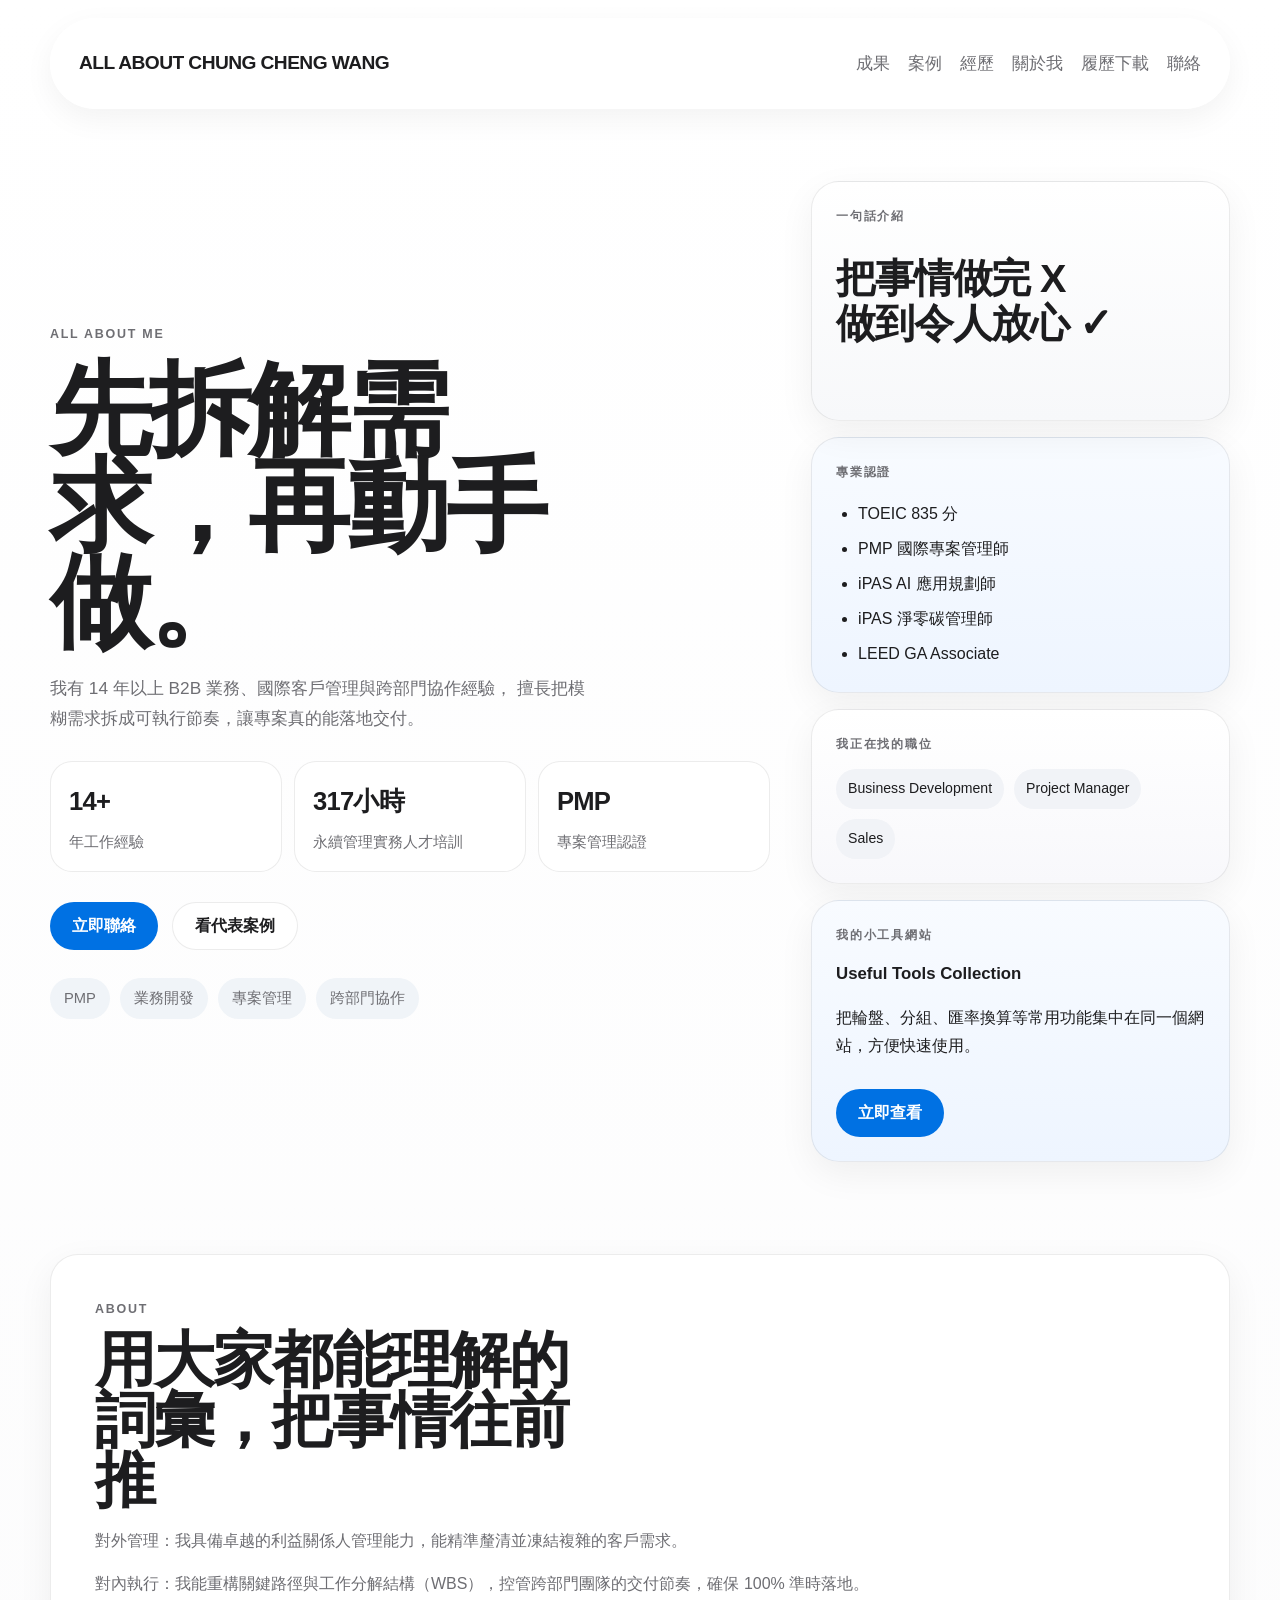
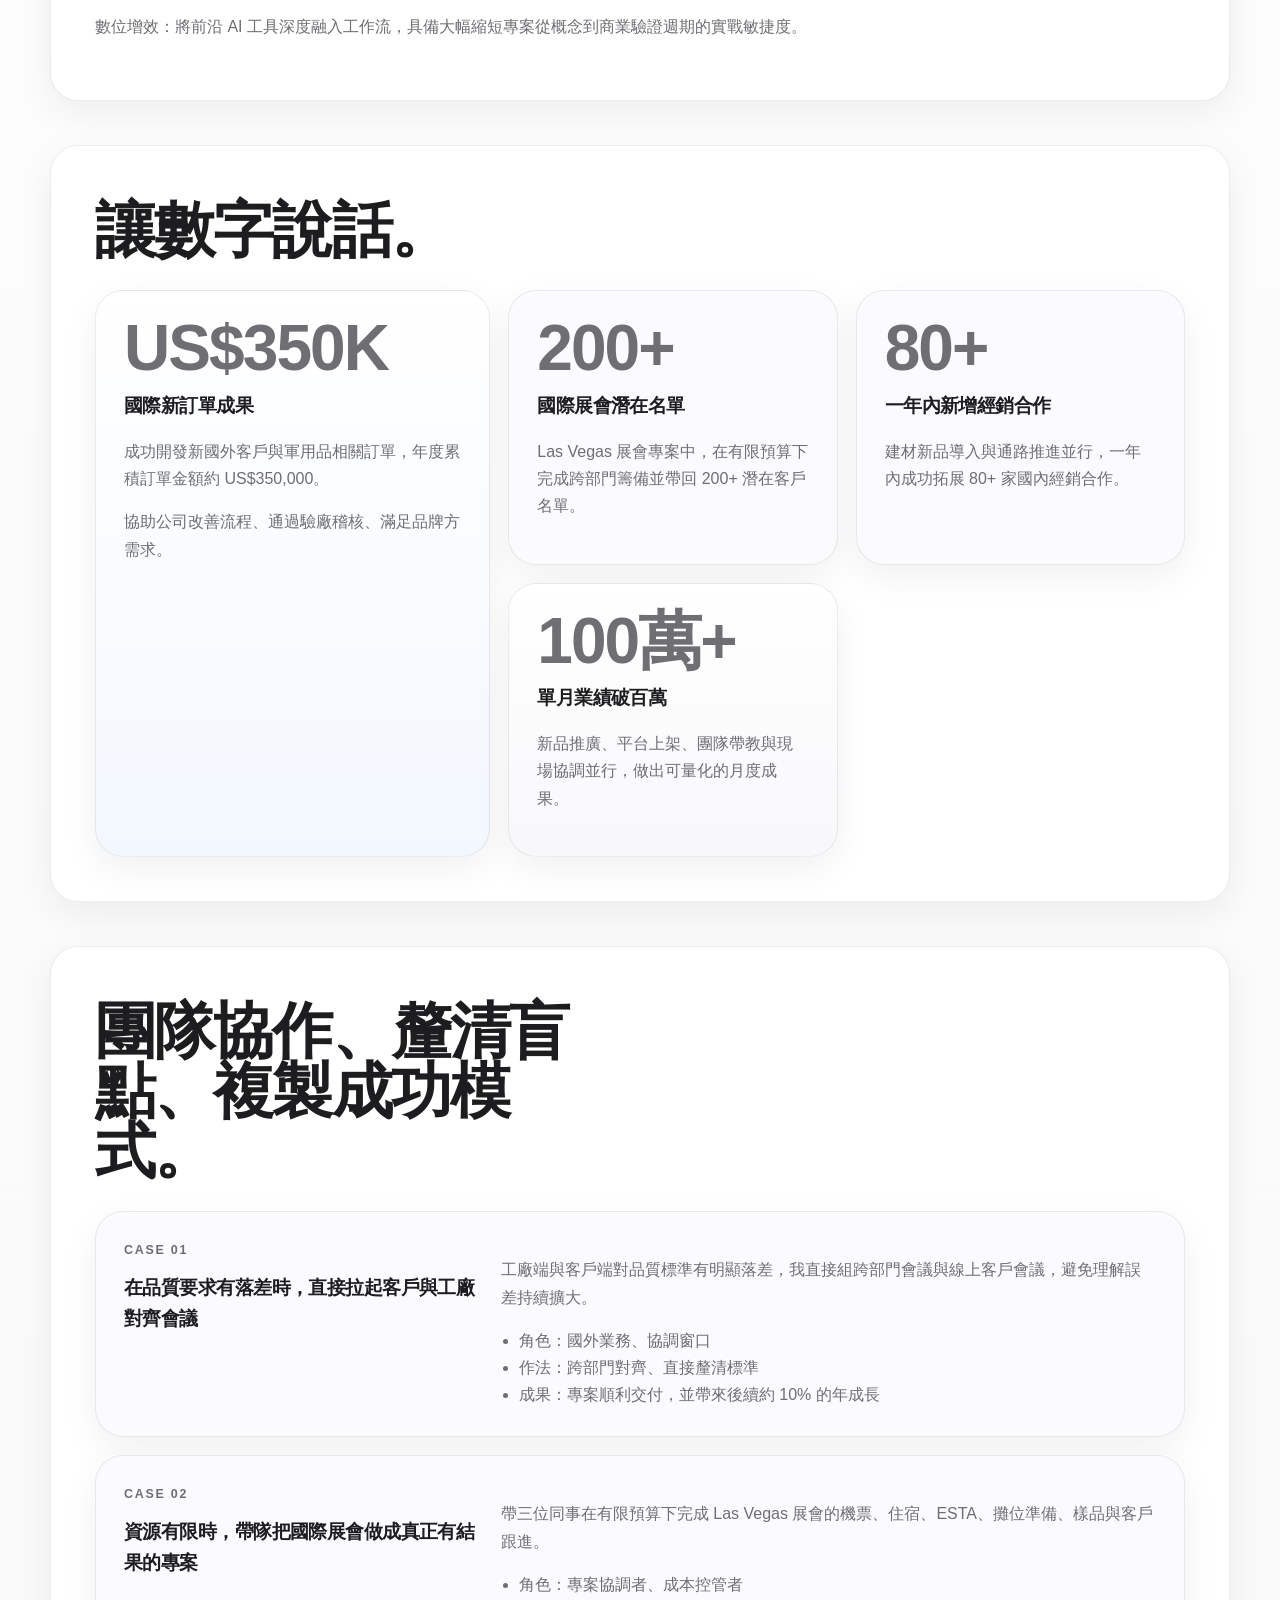
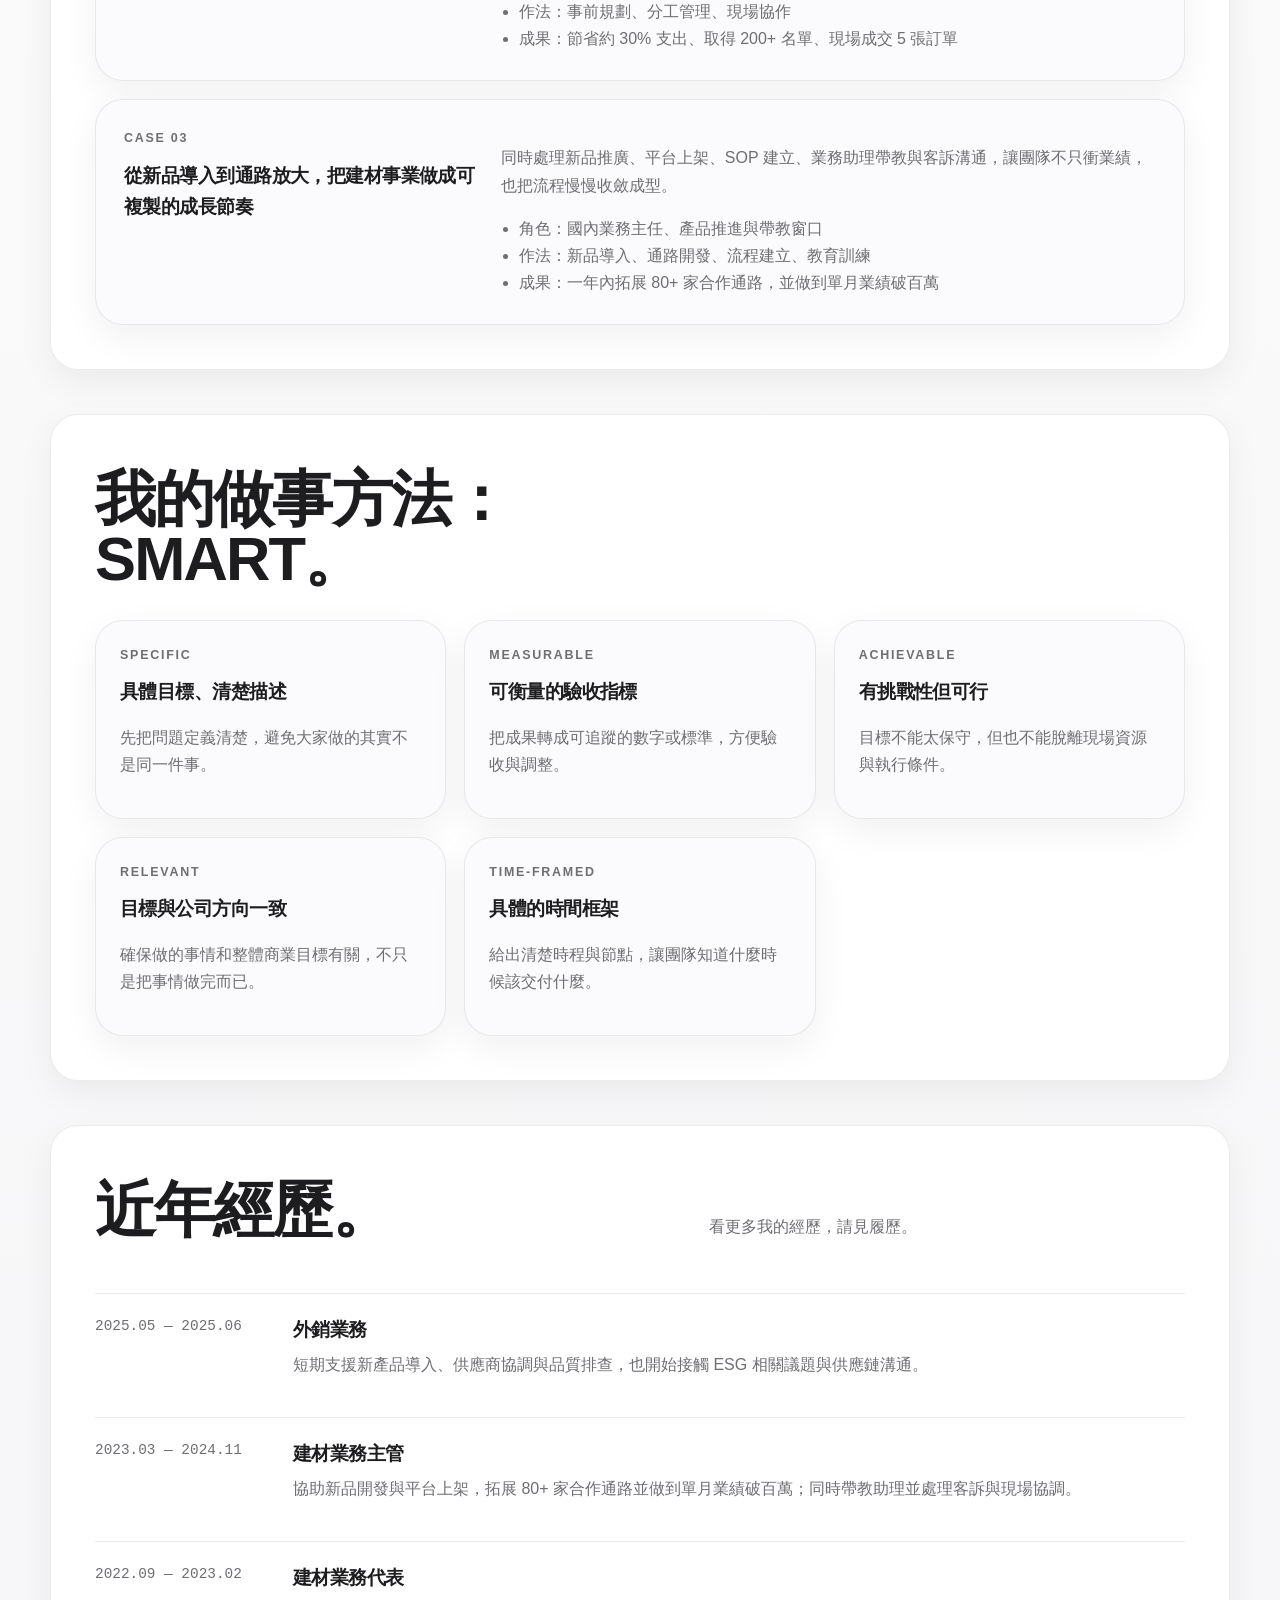
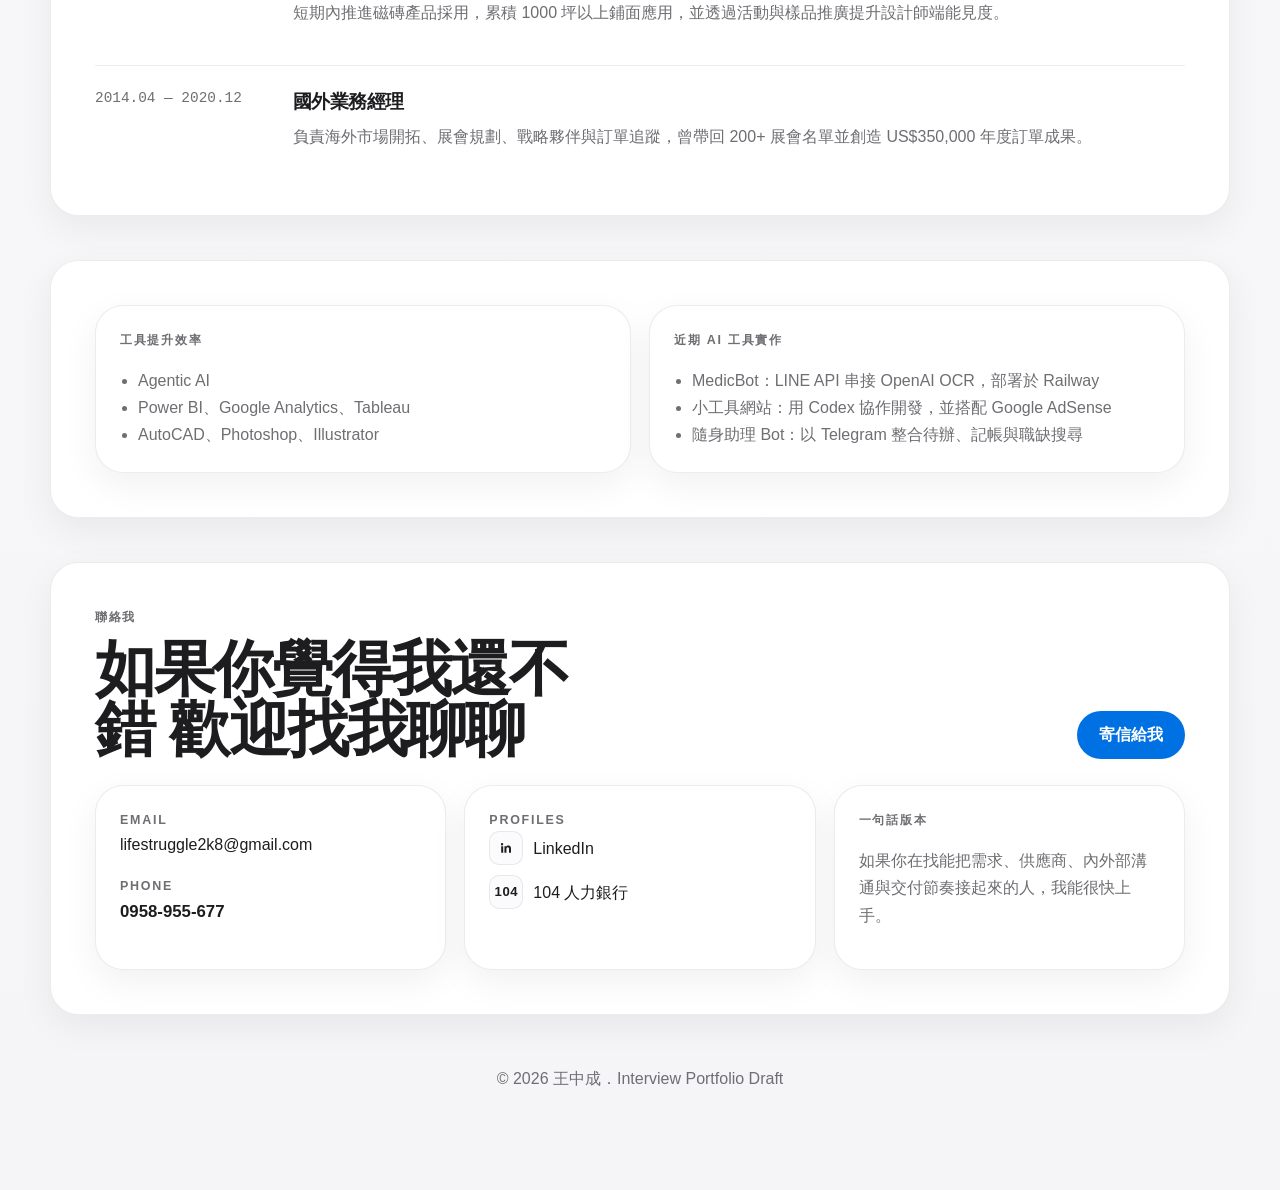
<file: index.html>
<!DOCTYPE html>
<html lang="zh-Hant">
  <head>
    <meta charset="UTF-8" />
    <meta name="viewport" content="width=device-width, initial-scale=1.0" />
    <title>王中成｜業務開發・專案管理・跨部門落地</title>
    <meta
      name="description"
      content="面試用個人網站。聚焦業務開發、專案推進、跨部門協作與量化成果，讓用人主管快速看懂你的價值。"
    />
    <meta property="og:type" content="website" />
    <meta property="og:title" content="王中成｜業務開發・專案管理・跨部門落地" />
    <meta
      property="og:description"
      content="我擅長把客戶需求、內部協作和交付節奏接起來，讓事情真的往前走。"
    />
    <link rel="stylesheet" href="styles.css" />
  </head>
  <body>
    <div class="intro-gate" id="introGate" aria-label="網站入口動畫">
      <div class="intro-media">
        <video
          class="intro-video"
          id="introVideo"
          autoplay
          muted
          playsinline
          preload="auto"
          data-desktop-src="intro-transition-desktop.mp4"
          data-mobile-src="intro-transition-mobile.mp4"
          data-fallback-src="intro-transition.mp4"
        >
        </video>
        <div class="intro-scrim"></div>
      </div>
      <div class="intro-content">
        <p class="intro-kicker">WANG CHUNG CHENG</p>
        <button class="enter-button" id="enterButton" type="button" aria-label="Enter website">
          ENTER
        </button>
      </div>
    </div>

    <div class="page-shell">
      <header class="site-header">
        <a class="brand" href="#top">
          <span>ALL ABOUT CHUNG CHENG WANG</span>
        </a>
        <nav class="site-nav" aria-label="主要導覽">
          <a href="#results">成果</a>
          <a href="#cases">案例</a>
          <a href="#experience">經歷</a>
          <a href="#about">關於我</a>
          <a href="Chung-Cheng-Wang-Resume.pdf" download>履歷下載</a>
          <a href="#contact">聯絡</a>
        </nav>
      </header>

      <main id="top">
        <section class="hero">
          <div class="hero-copy reveal">
            <p class="eyebrow">ALL ABOUT ME</p>
            <h1>先拆解需求，再動手做。</h1>
            <p class="hero-text">
              我有 14 年以上 B2B 業務、國際客戶管理與跨部門協作經驗，
              擅長把模糊需求拆成可執行節奏，讓專案真的能落地交付。
            </p>
            <div class="hero-proof-grid" aria-label="快速重點">
              <article class="proof-card">
                <p class="proof-value">14+</p>
                <p>年工作經驗</p>
              </article>
              <article class="proof-card">
                <p class="proof-value">317小時</p>
                <p>永續管理實務人才培訓</p>
              </article>
              <article class="proof-card">
                <p class="proof-value">PMP</p>
                <p>專案管理認證</p>
              </article>
            </div>
            <div class="hero-actions">
              <a class="button button-primary" href="#contact">立即聯絡</a>
              <a class="button button-secondary" href="#cases">看代表案例</a>
            </div>
            <div class="hero-ribbon">
              <span>PMP</span>
              <span>業務開發</span>
              <span>專案管理</span>
              <span>跨部門協作</span>
            </div>
          </div>

          <aside class="hero-aside hero-bento reveal reveal-delay-1" aria-label="摘要資訊">
            <div class="hero-card hero-card-large">
              <p class="card-label">一句話介紹</p>
              <p class="hero-quote">
                把事情做完 X
                <br />
                做到令人放心 ✓
              </p>
            </div>

            <div class="hero-card-grid hero-card-grid-single">
              <article class="hero-card hero-card-accent">
                <p class="card-label">專業認證</p>
                <ul class="certification-list">
                  <li>TOEIC 835 分</li>
                  <li>PMP 國際專案管理師</li>
                  <li>iPAS AI 應用規劃師</li>
                  <li>iPAS 淨零碳管理師</li>
                  <li>LEED GA Associate</li>
                </ul>
              </article>
            </div>
            <article class="hero-card hero-card-wide">
              <p class="card-label">我正在找的職位</p>
              <div class="hero-role-list">
                <span>Business Development</span>
                <span>Project Manager</span>
                <span>Sales</span>
              </div>
            </article>
            <article class="hero-card hero-card-accent">
              <p class="card-label">我的小工具網站</p>
              <p class="hero-card-strong">Useful Tools Collection</p>
              <p>把輪盤、分組、匯率換算等常用功能集中在同一個網站，方便快速使用。</p>
              <div class="hero-actions">
                <a
                  class="button button-primary"
                  href="https://usefultoolscollection-1.vercel.app/"
                  target="_blank"
                  rel="noreferrer"
                >
                  立即查看
                </a>
              </div>
            </article>
          </aside>
        </section>

        <section class="section about-intro-section reveal" id="about">
          <div class="about-main">
            <p class="eyebrow">About</p>
            <h2>用大家都能理解的詞彙，把事情往前推</h2>
            <p>
              對外管理：我具備卓越的利益關係人管理能力，能精準釐清並凍結複雜的客戶需求。
            </p>
            <p>
              對內執行：我能重構關鍵路徑與工作分解結構（WBS），控管跨部門團隊的交付節奏，確保 100% 準時落地。
            </p>
            <p>
              數位增效：將前沿 AI 工具深度融入工作流，具備大幅縮短專案從概念到商業驗證週期的實戰敏捷度。
            </p>
          </div>
        </section>

        <section class="section results-section reveal reveal-delay-1" id="results">
          <div class="section-heading">
            <h2>讓數字說話。</h2>
          </div>

          <div class="results-layout">
            <article class="metric-card metric-card-featured">
              <p class="metric-value">US$350K</p>
              <h3>國際新訂單成果</h3>
              <p>成功開發新國外客戶與軍用品相關訂單，年度累積訂單金額約 US$350,000。</p>
              <p>協助公司改善流程、通過驗廠稽核、滿足品牌方需求。</p>
            </article>

            <article class="metric-card">
              <p class="metric-value">200+</p>
              <h3>國際展會潛在名單</h3>
              <p>Las Vegas 展會專案中，在有限預算下完成跨部門籌備並帶回 200+ 潛在客戶名單。</p>
            </article>

            <article class="metric-card">
              <p class="metric-value">80+</p>
              <h3>一年內新增經銷合作</h3>
              <p>建材新品導入與通路推進並行，一年內成功拓展 80+ 家國內經銷合作。</p>
            </article>

            <article class="metric-card metric-card-note">
              <p class="metric-value">100萬+</p>
              <h3>單月業績破百萬</h3>
              <p>新品推廣、平台上架、團隊帶教與現場協調並行，做出可量化的月度成果。</p>
            </article>
          </div>
        </section>

        <section class="section cases-section reveal" id="cases">
          <div class="section-heading split-heading">
            <div>
              <h2>團隊協作、釐清盲點、複製成功模式。</h2>
            </div>
          </div>

          <div class="case-stack">
            <article class="case-card editorial-card">
              <div class="case-head">
                <p class="case-index">Case 01</p>
              <h3>在品質要求有落差時，直接拉起客戶與工廠對齊會議</h3>
              </div>
              <div class="case-body">
                <p>
                  工廠端與客戶端對品質標準有明顯落差，我直接組跨部門會議與線上客戶會議，避免理解誤差持續擴大。
                </p>
                <ul>
                  <li>角色：國外業務、協調窗口</li>
                  <li>作法：跨部門對齊、直接釐清標準</li>
                  <li>成果：專案順利交付，並帶來後續約 10% 的年成長</li>
                </ul>
              </div>
            </article>

            <article class="case-card editorial-card">
              <div class="case-head">
                <p class="case-index">Case 02</p>
              <h3>資源有限時，帶隊把國際展會做成真正有結果的專案</h3>
              </div>
              <div class="case-body">
                <p>
                  帶三位同事在有限預算下完成 Las Vegas 展會的機票、住宿、ESTA、攤位準備、樣品與客戶跟進。
                </p>
                <ul>
                  <li>角色：專案協調者、成本控管者</li>
                  <li>作法：事前規劃、分工管理、現場協作</li>
                  <li>成果：節省約 30% 支出、取得 200+ 名單、現場成交 5 張訂單</li>
                </ul>
              </div>
            </article>

            <article class="case-card editorial-card">
              <div class="case-head">
                <p class="case-index">Case 03</p>
              <h3>從新品導入到通路放大，把建材事業做成可複製的成長節奏</h3>
              </div>
              <div class="case-body">
                <p>
                  同時處理新品推廣、平台上架、SOP 建立、業務助理帶教與客訴溝通，讓團隊不只衝業績，也把流程慢慢收斂成型。
                </p>
                <ul>
                  <li>角色：國內業務主任、產品推進與帶教窗口</li>
                  <li>作法：新品導入、通路開發、流程建立、教育訓練</li>
                  <li>成果：一年內拓展 80+ 家合作通路，並做到單月業績破百萬</li>
                </ul>
              </div>
            </article>
          </div>
        </section>

        <section class="section capability-section reveal reveal-delay-1">
          <div class="section-heading">
            <h2>我的做事方法：SMART。</h2>
          </div>

          <div class="capability-grid">
            <article class="capability-card">
              <p class="capability-tag">Specific</p>
              <h3>具體目標、清楚描述</h3>
              <p>先把問題定義清楚，避免大家做的其實不是同一件事。</p>
            </article>
            <article class="capability-card">
              <p class="capability-tag">Measurable</p>
              <h3>可衡量的驗收指標</h3>
              <p>把成果轉成可追蹤的數字或標準，方便驗收與調整。</p>
            </article>
            <article class="capability-card">
              <p class="capability-tag">Achievable</p>
              <h3>有挑戰性但可行</h3>
              <p>目標不能太保守，但也不能脫離現場資源與執行條件。</p>
            </article>
            <article class="capability-card">
              <p class="capability-tag">Relevant</p>
              <h3>目標與公司方向一致</h3>
              <p>確保做的事情和整體商業目標有關，不只是把事情做完而已。</p>
            </article>
            <article class="capability-card">
              <p class="capability-tag">Time-framed</p>
              <h3>具體的時間框架</h3>
              <p>給出清楚時程與節點，讓團隊知道什麼時候該交付什麼。</p>
            </article>
          </div>
        </section>

        <section class="section experience-section reveal" id="experience">
          <div class="section-heading split-heading">
            <div>
              <h2>近年經歷。</h2>
            </div>
            <p class="lead">看更多我的經歷，請見履歷。</p>
          </div>

          <div class="experience-list">
            <article class="experience-item">
              <p class="experience-time">2025.05 — 2025.06</p>
              <div>
                <h3>外銷業務</h3>
                <p>短期支援新產品導入、供應商協調與品質排查，也開始接觸 ESG 相關議題與供應鏈溝通。</p>
              </div>
            </article>
            <article class="experience-item">
              <p class="experience-time">2023.03 — 2024.11</p>
              <div>
                <h3>建材業務主管</h3>
                <p>協助新品開發與平台上架，拓展 80+ 家合作通路並做到單月業績破百萬；同時帶教助理並處理客訴與現場協調。</p>
              </div>
            </article>
            <article class="experience-item">
              <p class="experience-time">2022.09 — 2023.02</p>
              <div>
                <h3>建材業務代表</h3>
                <p>短期內推進磁磚產品採用，累積 1000 坪以上鋪面應用，並透過活動與樣品推廣提升設計師端能見度。</p>
              </div>
            </article>
            <article class="experience-item">
              <p class="experience-time">2014.04 — 2020.12</p>
              <div>
                <h3>國外業務經理</h3>
                <p>負責海外市場開拓、展會規劃、戰略夥伴與訂單追蹤，曾帶回 200+ 展會名單並創造 US$350,000 年度訂單成果。</p>
              </div>
            </article>
          </div>
        </section>

        <section class="section about-notes-section reveal">
          <div class="about-side about-side-grid">
            <article class="side-note">
              <p class="card-label">工具提升效率</p>
              <ul>
                <li>Agentic AI</li>
                <li>Power BI、Google Analytics、Tableau</li>
                <li>AutoCAD、Photoshop、Illustrator</li>
              </ul>
            </article>
            <article class="side-note">
              <p class="card-label">近期 AI 工具實作</p>
              <ul>
                <li>MedicBot：LINE API 串接 OpenAI OCR，部署於 Railway</li>
                <li>小工具網站：用 Codex 協作開發，並搭配 Google AdSense</li>
                <li>隨身助理 Bot：以 Telegram 整合待辦、記帳與職缺搜尋</li>
              </ul>
            </article>
          </div>
        </section>

        <section class="section contact-section reveal reveal-delay-1" id="contact">
          <div class="contact-banner">
            <div>
              <p class="eyebrow">聯絡我</p>
              <h2>如果你覺得我還不錯 歡迎找我聊聊</h2>
            </div>
            <a class="button button-primary" href="mailto:lifestruggle2k8@gmail.com">寄信給我</a>
          </div>

          <div class="contact-grid">
            <article class="contact-card">
              <p class="card-label">Email</p>
              <a href="mailto:lifestruggle2k8@gmail.com">lifestruggle2k8@gmail.com</a>
              <p class="card-label contact-subtitle">Phone</p>
              <a class="contact-phone" href="tel:0958955677">0958-955-677</a>
            </article>
            <article class="contact-card">
              <p class="card-label">Profiles</p>
              <div class="contact-links">
                <a
                  class="contact-link"
                  href="https://www.linkedin.com/in/chung-cheng-wang-10004616b/"
                  target="_blank"
                  rel="noreferrer"
                  aria-label="LinkedIn 個人頁面"
                >
                  <span class="contact-icon" aria-hidden="true">
                    <svg viewBox="0 0 24 24" focusable="false">
                      <path
                        d="M6.94 8.5A1.56 1.56 0 1 1 6.93 5.4a1.56 1.56 0 0 1 .01 3.1ZM5.6 18.4h2.67V9.78H5.6V18.4Zm4.34 0h2.66v-4.8c0-1.27.24-2.5 1.81-2.5 1.55 0 1.57 1.45 1.57 2.58v4.72H18.65v-5.26c0-2.58-.56-4.56-3.58-4.56-1.45 0-2.41.8-2.8 1.56h-.04V9.78H9.94c.03.88 0 8.62 0 8.62Z"
                      />
                    </svg>
                  </span>
                  <span>LinkedIn</span>
                </a>
                <a
                  class="contact-link"
                  href="https://pda.104.com.tw/profile/share/bIUm9Rs3smd56i8H62xdmdBg8eGKY2WI"
                  target="_blank"
                  rel="noreferrer"
                  aria-label="104 個人頁面"
                >
                  <span class="contact-icon contact-icon-104" aria-hidden="true">104</span>
                  <span>104 人力銀行</span>
                </a>
              </div>
            </article>
            <article class="contact-card">
              <p class="card-label">一句話版本</p>
              <p>如果你在找能把需求、供應商、內外部溝通與交付節奏接起來的人，我能很快上手。</p>
            </article>
          </div>
        </section>
      </main>

      <footer class="site-footer">
        <p>© <span id="year"></span> 王中成．Interview Portfolio Draft</p>
      </footer>
    </div>

    <script src="script.js"></script>
  </body>
</html>
</file>
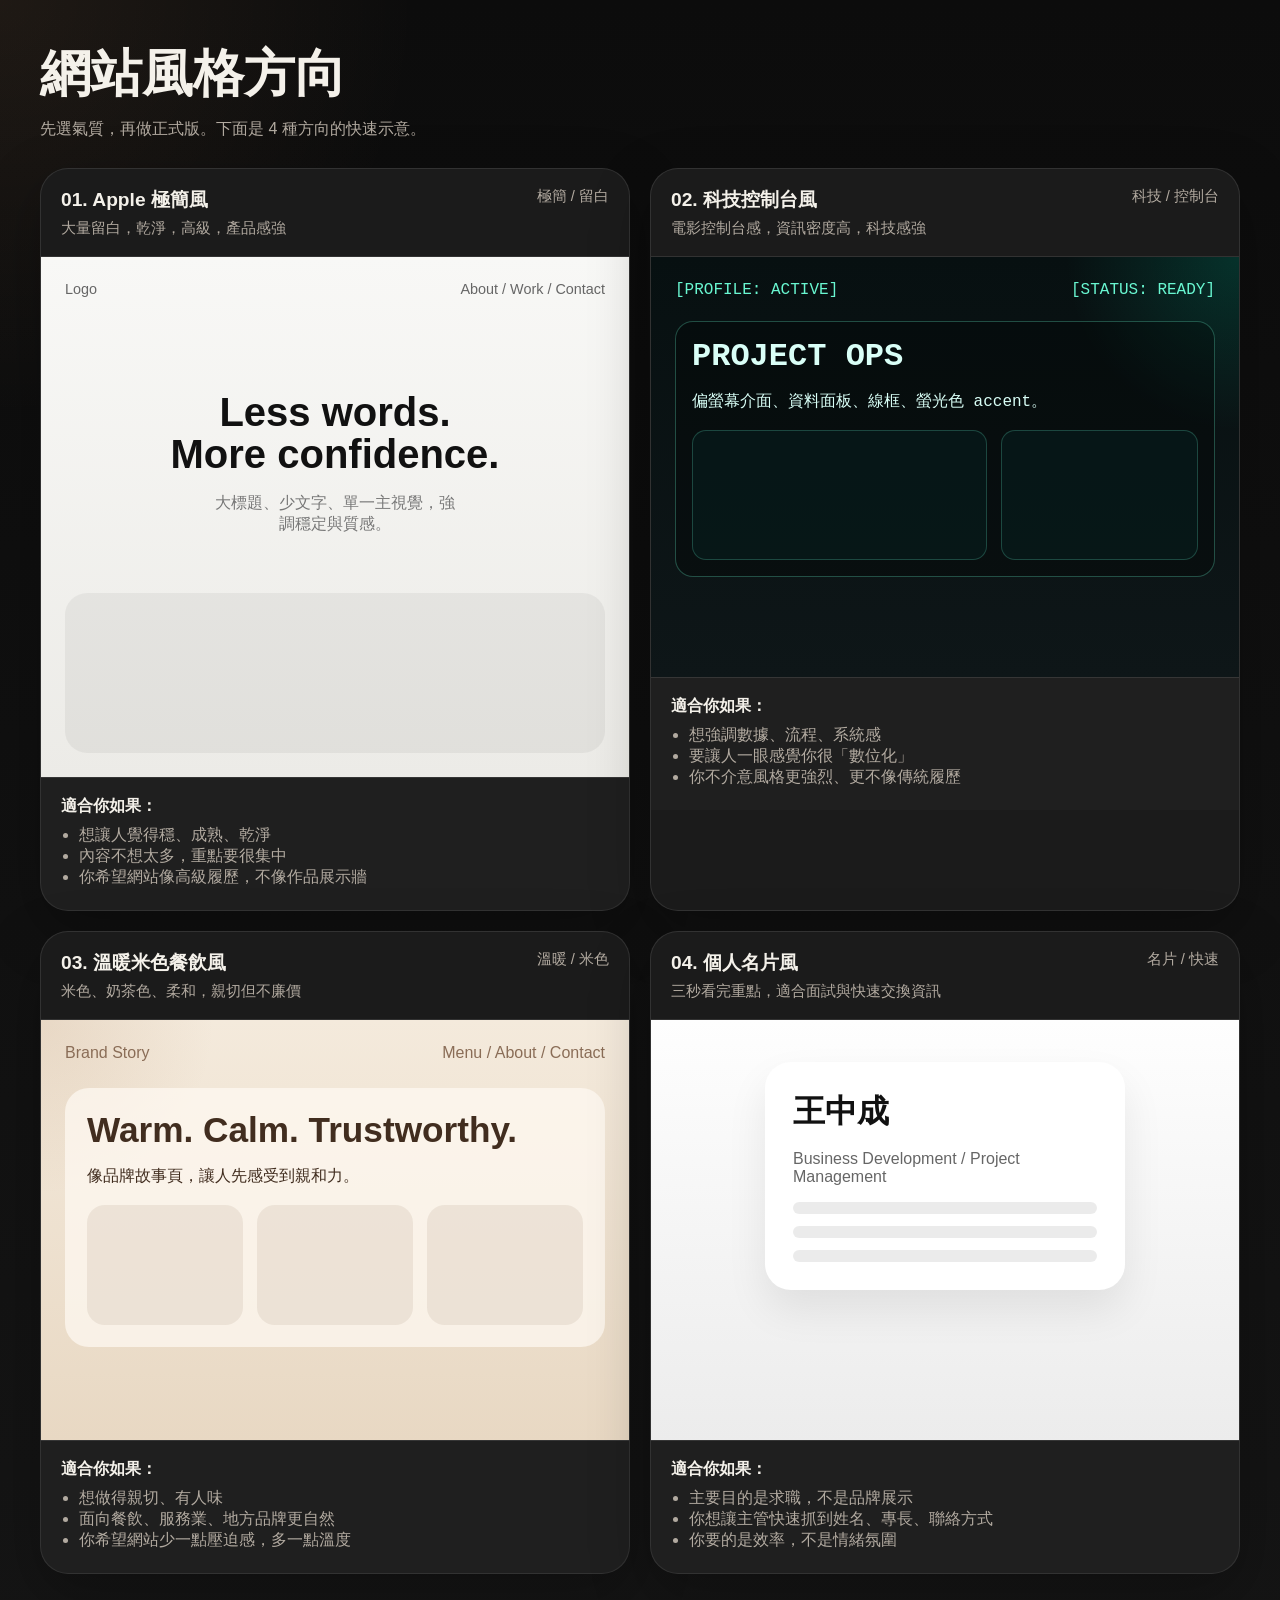
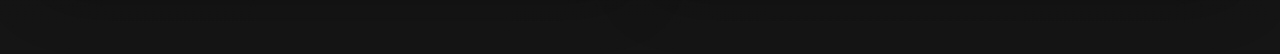
<file: style-options.html>
<!DOCTYPE html>
<html lang="zh-Hant">
  <head>
    <meta charset="UTF-8" />
    <meta name="viewport" content="width=device-width, initial-scale=1.0" />
    <title>網站風格選單</title>
    <style>
      :root {
        --bg: #111111;
        --panel: #1b1b1b;
        --line: rgba(255, 255, 255, 0.1);
        --text: #f4f1ea;
        --muted: #b2aaa0;
      }

      * {
        box-sizing: border-box;
      }

      body {
        margin: 0;
        font-family: "Noto Sans TC", "Segoe UI", sans-serif;
        color: var(--text);
        background:
          radial-gradient(circle at top left, rgba(255, 180, 120, 0.08), transparent 20%),
          linear-gradient(180deg, #0c0c0c, #151515);
      }

      .page {
        width: min(1200px, calc(100% - 32px));
        margin: 0 auto;
        padding: 40px 0 80px;
      }

      .intro {
        margin-bottom: 28px;
      }

      .intro h1 {
        margin: 0 0 10px;
        font-size: clamp(2rem, 4vw, 3.6rem);
      }

      .intro p {
        margin: 0;
        color: var(--muted);
      }

      .grid {
        display: grid;
        grid-template-columns: repeat(2, minmax(0, 1fr));
        gap: 20px;
      }

      .option {
        border: 1px solid var(--line);
        border-radius: 28px;
        overflow: hidden;
        background: var(--panel);
        box-shadow: 0 20px 60px rgba(0, 0, 0, 0.28);
      }

      .meta {
        display: flex;
        justify-content: space-between;
        gap: 12px;
        padding: 18px 20px;
        border-bottom: 1px solid var(--line);
      }

      .meta h2 {
        margin: 0 0 6px;
        font-size: 1.2rem;
      }

      .meta p,
      .meta span {
        margin: 0;
        color: var(--muted);
        font-size: 0.92rem;
      }

      .badge {
        white-space: nowrap;
      }

      .preview {
        min-height: 420px;
        padding: 24px;
      }

      .notes {
        padding: 18px 20px 22px;
        border-top: 1px solid var(--line);
        background: rgba(255, 255, 255, 0.02);
      }

      .notes strong {
        display: block;
        margin-bottom: 8px;
      }

      .notes ul {
        margin: 0;
        padding-left: 18px;
        color: var(--muted);
      }

      .apple {
        background: linear-gradient(180deg, #f8f8f6, #ecebe7);
        color: #111111;
      }

      .apple .wire-nav {
        display: flex;
        justify-content: space-between;
        margin-bottom: 42px;
        color: #666666;
        font-size: 0.9rem;
      }

      .apple .wire-hero {
        padding: 52px 20px 36px;
        text-align: center;
      }

      .apple .wire-hero h3 {
        margin: 0;
        font-size: 2.5rem;
        line-height: 1.05;
      }

      .apple .wire-hero p {
        max-width: 28ch;
        margin: 18px auto 0;
        color: #777777;
      }

      .apple .wire-block {
        height: 160px;
        margin-top: 22px;
        border-radius: 22px;
        background: rgba(0, 0, 0, 0.05);
      }

      .tech {
        color: #d9fff7;
        background:
          radial-gradient(circle at top right, rgba(0, 255, 200, 0.14), transparent 24%),
          linear-gradient(180deg, #071011, #0e1618);
        font-family: "Consolas", "Courier New", monospace;
      }

      .tech .wire-nav {
        display: flex;
        justify-content: space-between;
        color: #69f7d1;
        margin-bottom: 22px;
      }

      .tech .wire-screen {
        border: 1px solid rgba(105, 247, 209, 0.28);
        padding: 16px;
        border-radius: 18px;
        background: rgba(0, 0, 0, 0.28);
      }

      .tech .wire-screen h3 {
        margin: 0 0 10px;
        font-size: 2rem;
      }

      .tech .wire-lines {
        display: grid;
        grid-template-columns: 1.2fr 0.8fr;
        gap: 14px;
        margin-top: 18px;
      }

      .tech .line-box,
      .tech .pulse-box {
        min-height: 130px;
        border: 1px solid rgba(105, 247, 209, 0.22);
        border-radius: 14px;
        background: rgba(8, 30, 29, 0.62);
      }

      .warm {
        color: #412d1f;
        background:
          radial-gradient(circle at top left, rgba(179, 136, 95, 0.18), transparent 24%),
          linear-gradient(180deg, #f4eadc, #e8d8c3);
      }

      .warm .wire-nav {
        display: flex;
        justify-content: space-between;
        margin-bottom: 26px;
        color: #8a6d57;
      }

      .warm .wire-hero {
        padding: 22px;
        border-radius: 24px;
        background: rgba(255, 250, 243, 0.72);
      }

      .warm .wire-hero h3 {
        margin: 0;
        font-size: 2.2rem;
      }

      .warm .wire-cards {
        display: grid;
        grid-template-columns: repeat(3, 1fr);
        gap: 14px;
        margin-top: 18px;
      }

      .warm .card {
        min-height: 120px;
        border-radius: 18px;
        background: rgba(122, 91, 63, 0.1);
      }

      .cardstyle {
        color: #111111;
        background: linear-gradient(180deg, #fefefe, #ececec);
      }

      .cardstyle .wire-card {
        max-width: 360px;
        margin: 18px auto 0;
        padding: 28px;
        border-radius: 26px;
        background: white;
        box-shadow: 0 20px 40px rgba(0, 0, 0, 0.08);
      }

      .cardstyle .wire-card h3 {
        margin: 0;
        font-size: 2rem;
      }

      .cardstyle .wire-card p {
        color: #666666;
      }

      .cardstyle .mini-bar {
        height: 12px;
        margin-top: 12px;
        border-radius: 999px;
        background: rgba(0, 0, 0, 0.08);
      }

      @media (max-width: 900px) {
        .grid {
          grid-template-columns: 1fr;
        }

        .warm .wire-cards,
        .tech .wire-lines {
          grid-template-columns: 1fr;
        }
      }
    </style>
  </head>
  <body>
    <main class="page">
      <section class="intro">
        <h1>網站風格方向</h1>
        <p>先選氣質，再做正式版。下面是 4 種方向的快速示意。</p>
      </section>

      <section class="grid">
        <article class="option">
          <div class="meta">
            <div>
              <h2>01. Apple 極簡風</h2>
              <p>大量留白，乾淨，高級，產品感強</p>
            </div>
            <span class="badge">極簡 / 留白</span>
          </div>
          <div class="preview apple">
            <div class="wire-nav">
              <span>Logo</span>
              <span>About / Work / Contact</span>
            </div>
            <div class="wire-hero">
              <h3>Less words.<br />More confidence.</h3>
              <p>大標題、少文字、單一主視覺，強調穩定與質感。</p>
            </div>
            <div class="wire-block"></div>
          </div>
          <div class="notes">
            <strong>適合你如果：</strong>
            <ul>
              <li>想讓人覺得穩、成熟、乾淨</li>
              <li>內容不想太多，重點要很集中</li>
              <li>你希望網站像高級履歷，不像作品展示牆</li>
            </ul>
          </div>
        </article>

        <article class="option">
          <div class="meta">
            <div>
              <h2>02. 科技控制台風</h2>
              <p>電影控制台感，資訊密度高，科技感強</p>
            </div>
            <span class="badge">科技 / 控制台</span>
          </div>
          <div class="preview tech">
            <div class="wire-nav">
              <span>[PROFILE: ACTIVE]</span>
              <span>[STATUS: READY]</span>
            </div>
            <div class="wire-screen">
              <h3>PROJECT OPS</h3>
              <p>偏螢幕介面、資料面板、線框、螢光色 accent。</p>
              <div class="wire-lines">
                <div class="line-box"></div>
                <div class="pulse-box"></div>
              </div>
            </div>
          </div>
          <div class="notes">
            <strong>適合你如果：</strong>
            <ul>
              <li>想強調數據、流程、系統感</li>
              <li>要讓人一眼感覺你很「數位化」</li>
              <li>你不介意風格更強烈、更不像傳統履歷</li>
            </ul>
          </div>
        </article>

        <article class="option">
          <div class="meta">
            <div>
              <h2>03. 溫暖米色餐飲風</h2>
              <p>米色、奶茶色、柔和，親切但不廉價</p>
            </div>
            <span class="badge">溫暖 / 米色</span>
          </div>
          <div class="preview warm">
            <div class="wire-nav">
              <span>Brand Story</span>
              <span>Menu / About / Contact</span>
            </div>
            <div class="wire-hero">
              <h3>Warm. Calm. Trustworthy.</h3>
              <p>像品牌故事頁，讓人先感受到親和力。</p>
              <div class="wire-cards">
                <div class="card"></div>
                <div class="card"></div>
                <div class="card"></div>
              </div>
            </div>
          </div>
          <div class="notes">
            <strong>適合你如果：</strong>
            <ul>
              <li>想做得親切、有人味</li>
              <li>面向餐飲、服務業、地方品牌更自然</li>
              <li>你希望網站少一點壓迫感，多一點溫度</li>
            </ul>
          </div>
        </article>

        <article class="option">
          <div class="meta">
            <div>
              <h2>04. 個人名片風</h2>
              <p>三秒看完重點，適合面試與快速交換資訊</p>
            </div>
            <span class="badge">名片 / 快速</span>
          </div>
          <div class="preview cardstyle">
            <div class="wire-card">
              <h3>王中成</h3>
              <p>Business Development / Project Management</p>
              <div class="mini-bar"></div>
              <div class="mini-bar"></div>
              <div class="mini-bar"></div>
            </div>
          </div>
          <div class="notes">
            <strong>適合你如果：</strong>
            <ul>
              <li>主要目的是求職，不是品牌展示</li>
              <li>你想讓主管快速抓到姓名、專長、聯絡方式</li>
              <li>你要的是效率，不是情緒氛圍</li>
            </ul>
          </div>
        </article>
      </section>
    </main>
  </body>
</html>
</file>
<file: styles.css>
:root {
  --bg: #f5f5f7;
  --surface: #ffffff;
  --surface-soft: #fbfbfd;
  --line: rgba(17, 17, 17, 0.08);
  --text: #1d1d1f;
  --muted: #6e6e73;
  --accent: #0071e3;
  --accent-soft: #d9ecff;
  --shadow: 0 12px 36px rgba(0, 0, 0, 0.06);
  --radius: 28px;
  --max: 1180px;
}

* {
  box-sizing: border-box;
}

html {
  scroll-behavior: smooth;
}

body {
  margin: 0;
  color: var(--text);
  font-family: "SF Pro Text", "PingFang TC", "Noto Sans TC", "Segoe UI", sans-serif;
  line-height: 1.7;
  background: linear-gradient(180deg, #ffffff 0%, var(--bg) 100%);
}

body.intro-lock {
  overflow: hidden;
}

body.intro-done .intro-gate {
  opacity: 0;
  visibility: hidden;
  pointer-events: none;
}

.intro-gate {
  position: fixed;
  inset: 0;
  z-index: 1000;
  display: grid;
  place-items: center;
  background: #000000;
  transition: opacity 420ms ease, visibility 420ms ease;
}

.intro-media,
.intro-video,
.intro-scrim {
  position: absolute;
  inset: 0;
}

.intro-video {
  width: 100%;
  height: 100%;
  object-fit: cover;
  background: #000000;
}

.intro-scrim {
  background:
    linear-gradient(180deg, rgba(0, 0, 0, 0.16), rgba(0, 0, 0, 0.32)),
    radial-gradient(circle at center, transparent 40%, rgba(0, 0, 0, 0.42) 100%);
}

.intro-content {
  position: relative;
  z-index: 1;
  display: flex;
  min-height: 100dvh;
  width: min(100%, 680px);
  padding: 32px 20px 48px;
  flex-direction: column;
  justify-content: flex-end;
  align-items: center;
  gap: 14px;
}

.intro-kicker {
  margin: 0;
  color: rgba(255, 255, 255, 0.84);
  font-size: 0.78rem;
  font-weight: 600;
  letter-spacing: 0.36em;
  text-transform: uppercase;
}

.enter-button {
  min-width: 160px;
  min-height: 52px;
  padding: 0 24px;
  border: 1px solid rgba(255, 255, 255, 0.3);
  border-radius: 999px;
  background: rgba(255, 255, 255, 0.12);
  color: #ffffff;
  font: inherit;
  font-size: 0.95rem;
  font-weight: 600;
  letter-spacing: 0.18em;
  text-transform: uppercase;
  backdrop-filter: blur(10px);
  cursor: pointer;
  transition: transform 180ms ease, background 180ms ease, border-color 180ms ease;
}

.enter-button:hover,
.enter-button:focus-visible {
  transform: translateY(-1px);
  background: rgba(255, 255, 255, 0.2);
  border-color: rgba(255, 255, 255, 0.46);
}

.page-shell {
  width: min(calc(100% - 40px), var(--max));
  margin: 0 auto;
  padding-bottom: 72px;
}

.site-header {
  position: sticky;
  top: 18px;
  z-index: 20;
  display: flex;
  align-items: center;
  justify-content: space-between;
  gap: 18px;
  margin-top: 18px;
  padding: 20px 28px;
  border: 1px solid rgba(255, 255, 255, 0.7);
  border-radius: 999px;
  background: rgba(255, 255, 255, 0.82);
  backdrop-filter: blur(18px);
  box-shadow: 0 10px 30px rgba(0, 0, 0, 0.05);
}

.brand,
.site-nav a,
.button,
.contact-card a {
  text-decoration: none;
}

.brand,
h1,
h2,
h3,
.metric-value,
.hero-quote {
  letter-spacing: -0.03em;
}

.brand {
  display: inline-flex;
  align-items: center;
  gap: 12px;
  color: var(--text);
  font-size: 1.2rem;
  font-weight: 600;
}

.brand-mark {
  display: inline-grid;
  place-items: center;
  width: 30px;
  height: 30px;
  border-radius: 50%;
  background: #eff3f8;
  color: var(--muted);
  font-size: 0.75rem;
  font-family: "SF Mono", "Consolas", monospace;
}

.site-nav {
  display: flex;
  flex-wrap: wrap;
  gap: 18px;
}

.site-nav a {
  color: var(--muted);
  font-size: 1.08rem;
  padding: 10px 0;
}

.hero {
  display: grid;
  grid-template-columns: minmax(0, 1.4fr) minmax(280px, 0.8fr);
  gap: 28px;
  align-items: center;
  min-height: calc(100vh - 150px);
  padding: 72px 0 48px;
}

.hero-copy,
.hero-aside,
.section {
  position: relative;
}

.eyebrow,
.card-label,
.case-index,
.capability-tag {
  margin: 0;
  color: var(--muted);
  font-size: 0.78rem;
  font-weight: 600;
  letter-spacing: 0.14em;
  text-transform: uppercase;
}

h1 {
  margin: 16px 0 0;
  max-width: 10ch;
  font-size: clamp(3.4rem, 8vw, 6.8rem);
  line-height: 0.94;
  font-weight: 700;
}

h1 span {
  color: var(--text);
}

.hero-text,
.lead,
.position-card p,
.metric-card p,
.case-body p,
.case-body li,
.capability-card p,
.about-main p,
.side-note li,
.contact-card p {
  color: var(--muted);
}

.hero-text {
  max-width: 56ch;
  margin: 24px 0 0;
  font-size: 1.08rem;
}

.hero-proof-grid {
  display: grid;
  grid-template-columns: repeat(3, minmax(0, 1fr));
  gap: 12px;
  max-width: 720px;
  margin-top: 28px;
}

.proof-card {
  padding: 18px 18px 16px;
  border: 1px solid var(--line);
  border-radius: 22px;
  background: rgba(255, 255, 255, 0.74);
}

.proof-value {
  margin: 0;
  color: var(--text);
  font-size: 1.6rem;
  font-weight: 700;
  letter-spacing: -0.03em;
}

.proof-card p:last-child {
  margin: 6px 0 0;
  color: var(--muted);
  font-size: 0.92rem;
}

.hero-actions {
  display: flex;
  flex-wrap: wrap;
  gap: 14px;
  margin-top: 30px;
}

.button {
  display: inline-flex;
  align-items: center;
  justify-content: center;
  min-height: 48px;
  padding: 0 22px;
  border-radius: 999px;
  font-weight: 600;
  transition: transform 180ms ease, background 180ms ease, border-color 180ms ease;
}

.button:hover,
.button:focus-visible {
  transform: translateY(-1px);
}

.button-primary {
  color: #ffffff;
  background: var(--accent);
}

.button-secondary {
  color: var(--text);
  border: 1px solid var(--line);
  background: var(--surface);
}

.hero-ribbon {
  display: flex;
  flex-wrap: wrap;
  gap: 10px;
  margin-top: 28px;
}

.hero-ribbon span {
  padding: 8px 14px;
  border-radius: 999px;
  background: #f0f4f8;
  color: var(--muted);
  font-size: 0.92rem;
}

.hero-aside {
  display: grid;
  gap: 16px;
}

.hero-bento {
  grid-template-columns: 1fr;
}

.hero-card,
.section,
.contact-card,
.position-card,
.metric-card,
.capability-card,
.editorial-card,
.side-note {
  border: 1px solid var(--line);
  border-radius: var(--radius);
  background: var(--surface);
  box-shadow: var(--shadow);
}

.hero-card {
  padding: 24px;
}

.hero-card-large {
  min-height: 240px;
  position: relative;
  display: flex;
  flex-direction: column;
  justify-content: center;
  background: linear-gradient(180deg, #ffffff, #f7f8fa);
}

.hero-card-large .card-label {
  position: absolute;
  top: 24px;
  left: 24px;
}

.hero-quote {
  margin: 0;
  font-size: clamp(1.65rem, 3.1vw, 2.7rem);
  line-height: 1.14;
  color: var(--text);
  font-weight: 700;
}

.hero-card-grid {
  display: grid;
  grid-template-columns: 1fr 1fr;
  gap: 16px;
}

.hero-card-grid-single {
  grid-template-columns: 1fr;
}

.hero-card-accent {
  background: linear-gradient(180deg, #f8fbff, #eef5ff);
}

.hero-card-strong {
  margin: 14px 0 6px;
  color: var(--text);
  font-size: 1.05rem;
  font-weight: 600;
  word-break: break-word;
}

.certification-list {
  margin: 16px 0 0;
  padding-left: 22px;
  color: var(--text);
}

.certification-list li + li {
  margin-top: 8px;
}

.hero-card-wide {
  padding: 24px;
  background: linear-gradient(180deg, #ffffff, #f8f8fb);
}

.hero-role-list {
  display: flex;
  flex-wrap: wrap;
  gap: 10px;
  margin-top: 14px;
}

.hero-role-list span {
  padding: 8px 12px;
  border-radius: 999px;
  background: #f1f3f7;
  color: var(--text);
  font-size: 0.88rem;
  font-weight: 500;
}

.section {
  margin-top: 44px;
  padding: 44px;
  overflow: hidden;
}

.section-heading {
  position: relative;
  z-index: 1;
}

.split-heading {
  display: grid;
  grid-template-columns: minmax(0, 1fr) minmax(280px, 0.8fr);
  gap: 20px;
  align-items: end;
}

h2 {
  margin: 10px 0 0;
  max-width: 14ch;
  font-size: clamp(2.2rem, 4.8vw, 4.8rem);
  line-height: 0.98;
  font-weight: 700;
}

.lead {
  margin: 0;
  max-width: 38ch;
}

.positioning-grid,
.capability-grid,
.contact-grid,
.experience-list {
  position: relative;
  z-index: 1;
  display: grid;
  grid-template-columns: repeat(3, minmax(0, 1fr));
  gap: 18px;
  margin-top: 30px;
}

.position-card,
.capability-card,
.contact-card,
.side-note {
  padding: 24px;
}

.position-no {
  display: inline-grid;
  place-items: center;
  width: 34px;
  height: 34px;
  margin-bottom: 18px;
  border-radius: 50%;
  background: #eef5ff;
  color: var(--accent);
  font-family: "SF Mono", "Consolas", monospace;
}

.results-layout {
  position: relative;
  z-index: 1;
  display: grid;
  grid-template-columns: 1.2fr 1fr 1fr;
  gap: 18px;
  margin-top: 30px;
}

.metric-card {
  padding: 28px;
  background: var(--surface-soft);
}

.metric-card-featured {
  grid-row: span 2;
  background: linear-gradient(180deg, #ffffff, #f3f8ff);
}

.metric-card-note {
  background: linear-gradient(180deg, #ffffff, #f8f8fb);
}

.metric-value {
  margin: 0 0 12px;
  font-size: clamp(3rem, 5vw, 5rem);
  line-height: 0.92;
  color: var(--text);
  font-weight: 700;
}

.results-section .section-heading .lead,
.results-section .section-heading .eyebrow,
.cases-section .section-heading .lead,
.cases-section .section-heading .eyebrow,
.capability-section .section-heading .eyebrow,
.experience-section .section-heading .eyebrow {
  display: none;
}

.case-stack {
  position: relative;
  z-index: 1;
  display: grid;
  gap: 18px;
  margin-top: 30px;
}

.editorial-card {
  display: grid;
  grid-template-columns: minmax(240px, 0.7fr) minmax(0, 1.3fr);
  gap: 24px;
  padding: 28px;
  background: var(--surface-soft);
}

.case-head h3,
.metric-card h3,
.position-card h3,
.capability-card h3,
.about-main h2,
.contact-banner h2 {
  margin: 10px 0 0;
}

.case-body ul,
.side-note ul {
  margin: 16px 0 0;
  padding-left: 18px;
}

.capability-card {
  background: var(--surface-soft);
}

.experience-list {
  grid-template-columns: 1fr;
}

.experience-item {
  display: grid;
  grid-template-columns: 180px 1fr;
  gap: 18px;
  padding: 20px 0;
  border-top: 1px solid var(--line);
}

.experience-item:first-child {
  margin-top: 22px;
}

.experience-time {
  margin: 0;
  color: var(--muted);
  font-family: "SF Mono", "Consolas", monospace;
  font-size: 0.9rem;
}

.experience-item h3 {
  margin: 0 0 6px;
}

.experience-item p:last-child {
  margin: 0;
  color: var(--muted);
}

.about-section {
  display: grid;
  grid-template-columns: minmax(0, 1.2fr) minmax(280px, 0.8fr);
  gap: 18px;
}

.about-main,
.about-side {
  position: relative;
  z-index: 1;
}

.about-side {
  display: grid;
  gap: 18px;
}

.about-side-grid {
  grid-template-columns: repeat(2, minmax(0, 1fr));
}

.contact-banner {
  position: relative;
  z-index: 1;
  display: flex;
  justify-content: space-between;
  align-items: end;
  gap: 18px;
  padding-bottom: 20px;
}

.contact-grid {
  margin-top: 6px;
}

.contact-links {
  display: grid;
  gap: 10px;
}

.contact-subtitle {
  margin-top: 18px;
}

.contact-phone {
  font-size: 1.05rem;
  font-weight: 600;
  text-decoration: none;
}

.contact-link {
  display: inline-flex;
  align-items: center;
  gap: 10px;
  text-decoration: none;
}

.contact-icon {
  display: inline-grid;
  place-items: center;
  width: 34px;
  height: 34px;
  border-radius: 10px;
  background: var(--surface-soft);
  border: 1px solid var(--line);
  flex: 0 0 34px;
}

.contact-icon svg {
  width: 18px;
  height: 18px;
  fill: currentColor;
}

.contact-icon-104 {
  font-size: 0.82rem;
  font-weight: 700;
  letter-spacing: 0.04em;
}

.contact-card a {
  color: var(--text);
  word-break: break-word;
}

.site-footer {
  padding: 34px 10px 10px;
  color: var(--muted);
  text-align: center;
}

.reveal {
  opacity: 1;
  transform: none;
  animation: none;
}

a:focus-visible,
button:focus-visible {
  outline: 3px solid rgba(0, 113, 227, 0.24);
  outline-offset: 3px;
}

@media (max-width: 980px) {
  .hero,
  .split-heading,
  .results-layout,
  .hero-proof-grid,
  .positioning-grid,
  .capability-grid,
  .contact-grid,
  .about-section,
  .about-side-grid,
  .editorial-card,
  .hero-card-grid {
    grid-template-columns: 1fr;
  }

  .experience-item {
    grid-template-columns: 1fr;
  }

  h1,
  h2 {
    max-width: 100%;
  }

  .contact-banner {
    align-items: flex-start;
    flex-direction: column;
  }
}

@media (max-width: 720px) {
  .page-shell {
    width: min(calc(100% - 20px), var(--max));
  }

  .site-header {
    top: 10px;
    align-items: flex-start;
    flex-direction: column;
    padding: 16px;
  }

  .site-nav {
    gap: 14px;
  }

  .hero {
    min-height: auto;
    padding-top: 40px;
  }

  .section {
    padding: 28px 20px;
  }

  .hero-proof-grid,
  .hero-card-grid {
    grid-template-columns: 1fr;
  }

  h1 {
    font-size: clamp(2.8rem, 13vw, 4.8rem);
  }

  h2 {
    font-size: clamp(2rem, 10vw, 3.4rem);
  }

  .intro-content {
    padding: 20px 16px 34px;
  }

  .enter-button {
    min-width: 148px;
    min-height: 50px;
    font-size: 0.9rem;
  }
}
</file>
